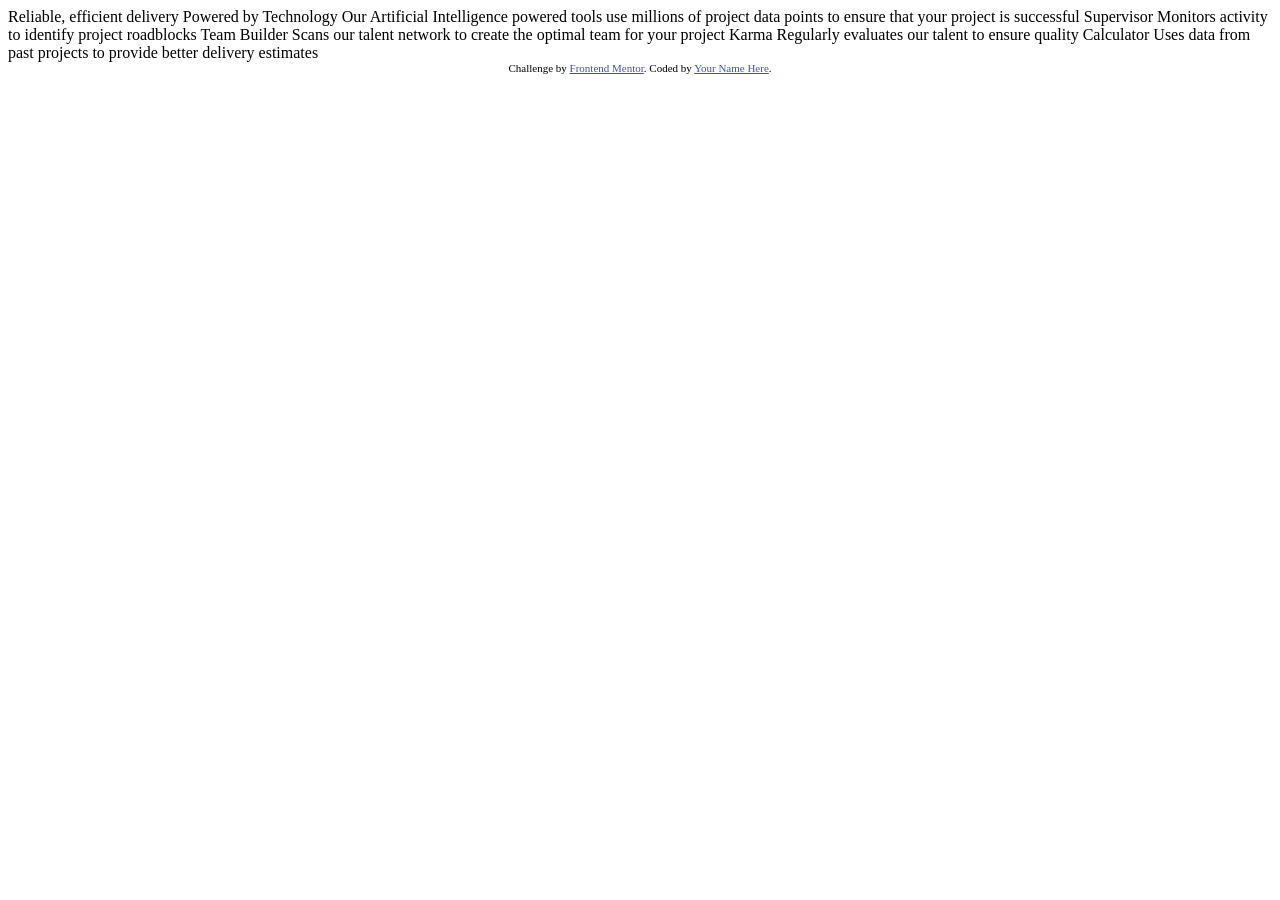
<file: challenge/index.html>
<!DOCTYPE html>
<html lang="en">
<head>
  <meta charset="UTF-8">
  <meta name="viewport" content="width=device-width, initial-scale=1.0"> <!-- displays site properly based on user's device -->

  <link rel="icon" type="image/png" sizes="32x32" href="./images/favicon-32x32.png">
  
  <title>Frontend Mentor | Four card feature section</title>

  <!-- Feel free to remove these styles or customise in your own stylesheet 👍 -->
  <style>
    .attribution { font-size: 0.6875rem; text-align: center; }
    .attribution a { color: hsl(228, 45%, 44%); }
  </style>
</head>
<body>
  
  Reliable, efficient delivery
  Powered by Technology

  Our Artificial Intelligence powered tools use millions of project data points 
  to ensure that your project is successful

  Supervisor
  Monitors activity to identify project roadblocks

  Team Builder
  Scans our talent network to create the optimal team for your project

  Karma
  Regularly evaluates our talent to ensure quality

  Calculator
  Uses data from past projects to provide better delivery estimates

  
      <footer class="attribution">
      Challenge by <a href="https://www.frontendmentor.io?ref=challenge">Frontend Mentor</a>. 
      Coded by <a href="#">Your Name Here</a>.
    </footer>
</body>
</html>
</file>
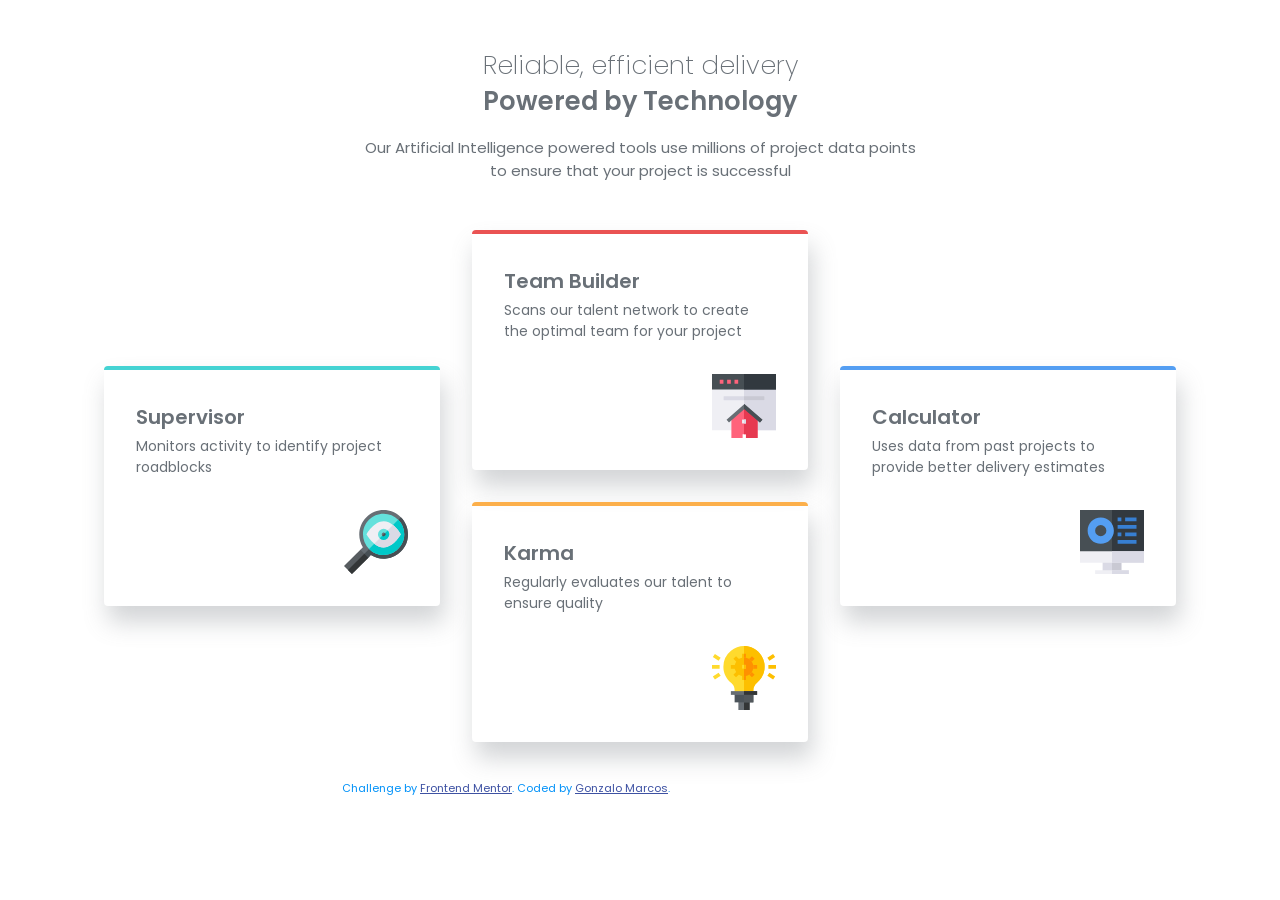
<file: code/index.html>
<!DOCTYPE html>
<html lang="en">
<head>
    <meta charset="UTF-8">
    <meta name="viewport" content="width=device-width, initial-scale=1.0">
    <link rel="stylesheet" href="css/style.css">
    <title>Frontend Mentor | Four card feature section</title>
</head>
<body>
    <header class="header">
        <h1>Reliable, efficient delivery<br><span>Powered by Technology</span></h1>
        <p>Our Artificial Intelligence powered tools use millions of project data points to ensure that your project is successful</p>
    </header>
    <main class="cards-container">
        <article class="card">
            <h2>Supervisor</h2>
            <p>Monitors activity to identify project roadblocks</p>
            <div class="card-icon">
                <img src="images/icon-supervisor.svg" alt="">
            </div>
        </article>
        <article class="card">
            <h2>Team Builder</h2>
            <p>Scans our talent network to create the optimal team for your project</p>
            <div class="card-icon">
                <img src="images/icon-team-builder.svg" alt="">
            </div>
        </article>
        <article class="card">
            <h2>Karma</h2>
            <p>Regularly evaluates our talent to ensure quality</p>
            <div class="card-icon">
                <img src="images/icon-karma.svg" alt="">
            </div>
        </article>
        <article class="card">
            <h2>Calculator</h2>
            <p>Uses data from past projects to provide better delivery estimates</p>
            <div class="card-icon">
                <img src="images/icon-calculator.svg" alt="">
            </div>
        </article>
    </main>
    <footer class="attribution">
        <p>
            Challenge by  <a href="https://www.frontendmentor.io/learning-paths/building-responsive-layouts--z1qCXVqkD/challenge/65e71e1c17e502f0b6ce64b2/start" target="_blank">Frontend Mentor</a>. 
            Coded by  <a href="https://www.frontendmentor.io/profile/gmansoain" target="_blank">Gonzalo Marcos</a>.
        </p>
    </footer>
</body>
</html>
</file>
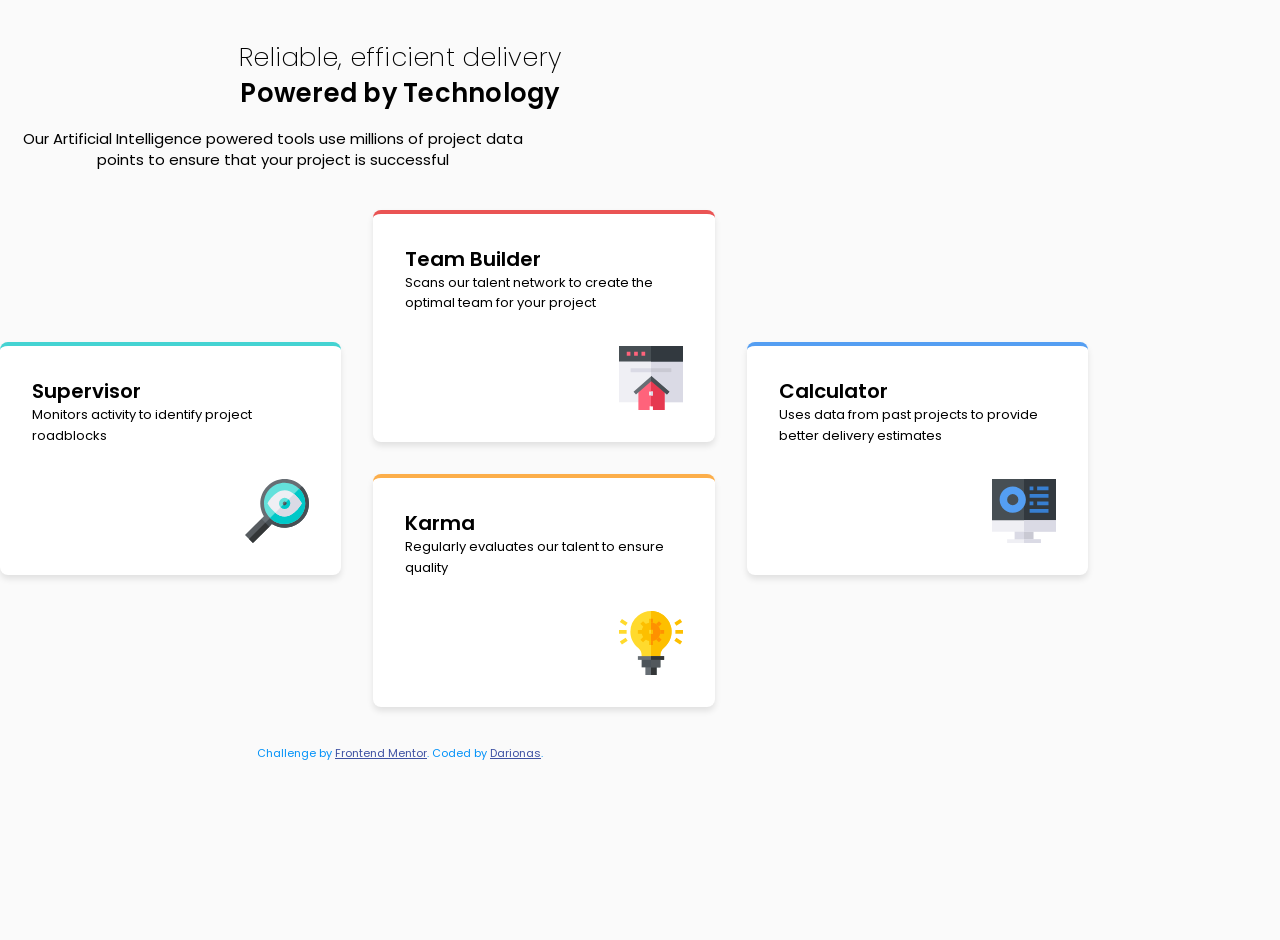
<file: peer review/index.html>
<!DOCTYPE html>
<html lang="en">
<head>
  <meta charset="UTF-8">
  <meta name="viewport" content="width=device-width, initial-scale=1.0">
  <link rel="icon" type="image/png" sizes="32x32" href="./images/favicon-32x32.png">
  <title>Frontend Mentor | Four card feature section</title>
  <link rel="preconnect" href="https://fonts.googleapis.com">
  <link rel="preconnect" href="https://fonts.gstatic.com" crossorigin>
  <link href="https://fonts.googleapis.com/css2?family=Poppins:ital,wght@0,100;0,200;0,300;0,400;0,500;0,600;0,700;0,800;0,900;1,100;1,200;1,300;1,400;1,500;1,600;1,700;1,800;1,900&display=swap" rel="stylesheet">
  <link rel="stylesheet" href="reset.css">
  <link rel="stylesheet" href="styles.css">
  <link rel="stylesheet" href="FM_part.css">
</head>
<body>
    <header class="header container">
        <h1 class="title text-preset-2">Reliable, efficient delivery</h1>
        <p class="subtitle text-preset-1">Powered by Technology</p>
        <p class="description text-preset-4">Our Artificial Intelligence powered tools use millions of project data points to ensure that your project is successful</p>
    </header>
    <main class="main container">
        <section class="features">
            <article class="feature feature--supervisor grid-col-span-2">
                <h2 class="text-preset-3">Supervisor</h2>
                <p class="text-preset-5">Monitors activity to identify project roadblocks</p>
                <img class="feature-icon" src="./images/icon-supervisor.svg" alt="">
            </article>
            <article class="feature feature--team-builder grid-col-span-2">
                <h2 class="text-preset-3">Team Builder</h2>
                <p class="text-preset-5">Scans our talent network to create the optimal team for your project</p>
                <img class="feature-icon" src="./images/icon-team-builder.svg" alt="">
            </article>
            <article class="feature feature--karma grid-col-span-2">
                <h2 class="text-preset-3">Karma</h2>
                <p class="text-preset-5">Regularly evaluates our talent to ensure quality</p>
                <img class="feature-icon" src="./images/icon-karma.svg" alt="">
            </article>
            <article class="feature feature--calculator grid-col-span-2">
                <h2 class="text-preset-3">Calculator</h2>
                <p class="text-preset-5">Uses data from past projects to provide better delivery estimates</p>
                <img class="feature-icon" src="./images/icon-calculator.svg" alt="">
            </article>
        </section>
    </main>  
    <footer class="attribution container">
        Challenge by <a href="https://www.frontendmentor.io?ref=challenge" target="_blank">Frontend Mentor</a>. 
        Coded by <a href="https://www.frontendmentor.io/profile/Darionas">Darionas</a>.
    </footer>
</body>
</html>
</file>
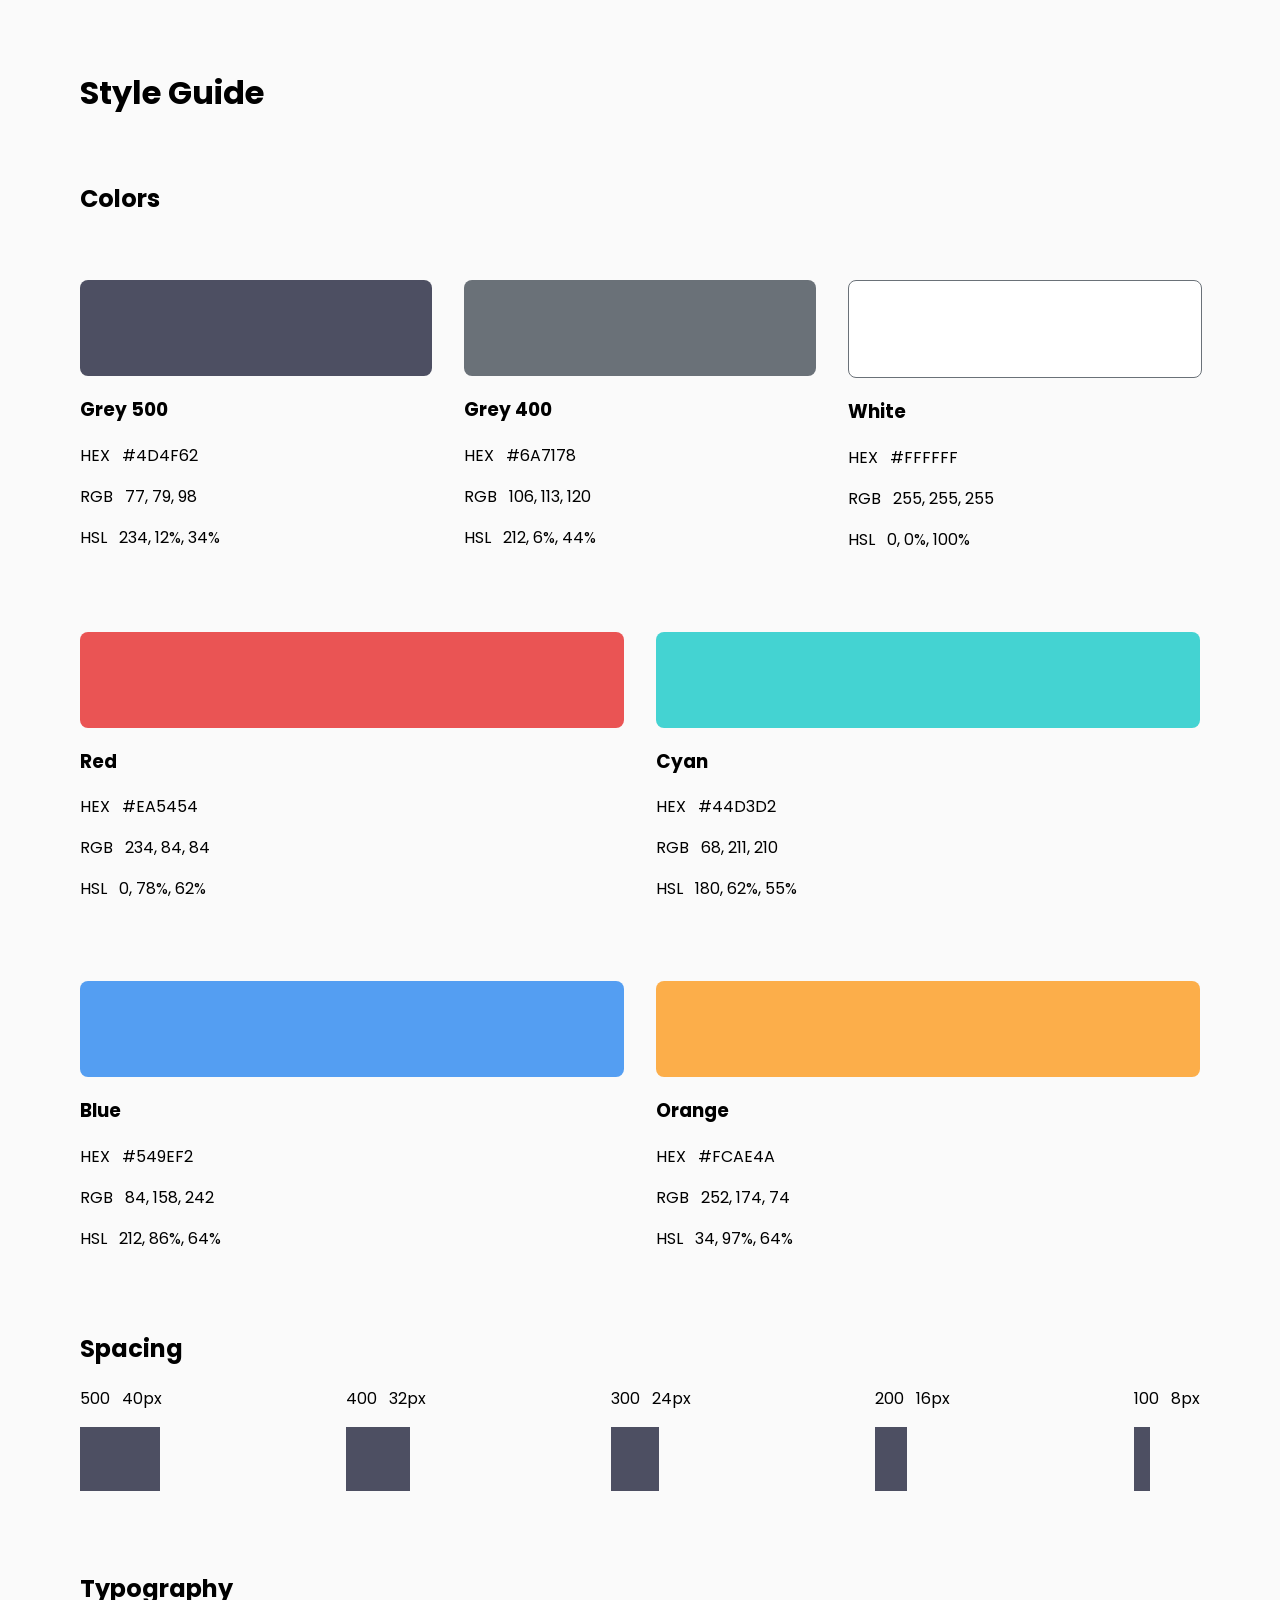
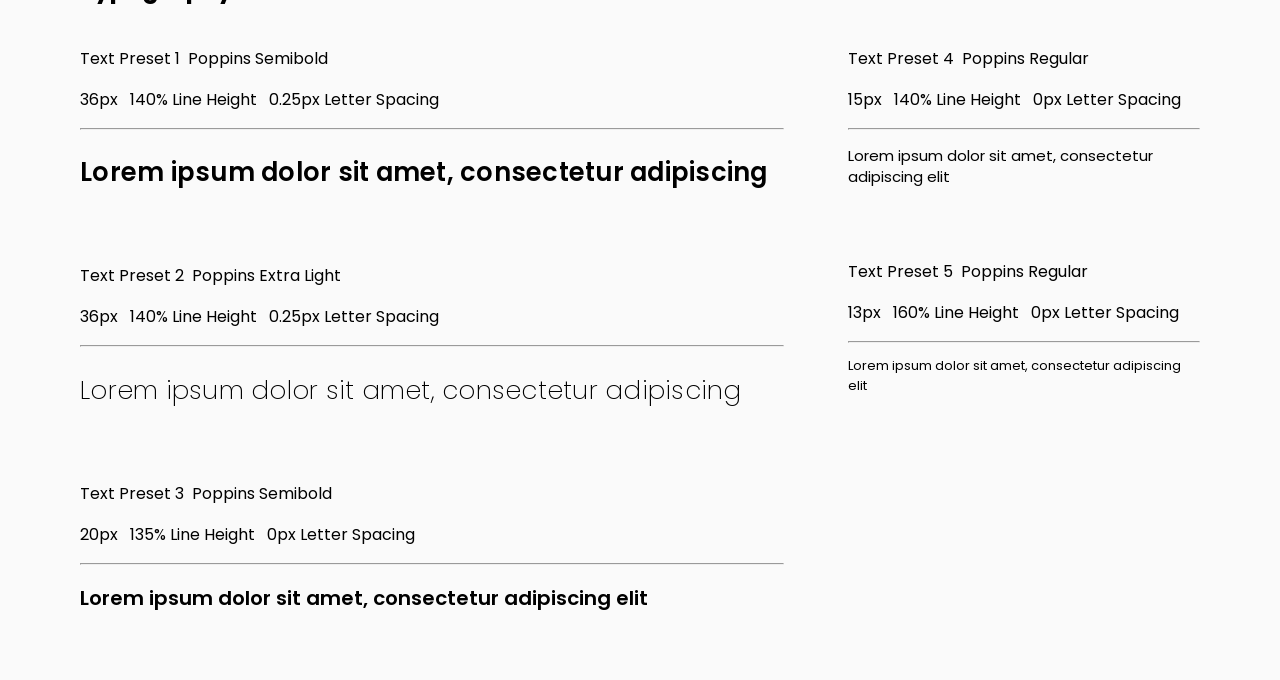
<file: peer review/design_systen.html>
<!DOCTYPE html>
<html lang="en">
<head>
    <meta charset="UTF-8">
    <meta name="viewport" content="width=device-width, initial-scale=1.0">
    <title>Design System</title>
    <link rel="preconnect" href="https://fonts.googleapis.com">
    <link rel="preconnect" href="https://fonts.gstatic.com" crossorigin>
    <link href="https://fonts.googleapis.com/css2?family=Poppins:ital,wght@0,100;0,200;0,300;0,400;0,500;0,600;0,700;0,800;0,900;1,100;1,200;1,300;1,400;1,500;1,600;1,700;1,800;1,900&display=swap" rel="stylesheet">   
    <link rel="stylesheet" href="styles.css">
    <style>
        body {
            padding: 3rem 5rem;
            margin: 0;
        }

        .neutral__colors {
            display: flex;
            gap: 2em;
            flex-wrap: wrap;
            justify-content: space-between;
        }

        .wrapper {
            flex: 1;
        }

        .neutral__colors--container {
            width: 100%;
            height: 6em;
            border-radius: 0.5rem;
        }

        .grey-500 {
            background-color: var(--clr-grey-500);
        }
        .grey-400 {
            background-color: var(--clr-grey-400);
        }

        .white {
            background-color: var(--clr-white);
            border: 1px solid var(--clr-grey-400);
        }

        .colors__section, 
        .neutral__colors, 
        .primary__colors,
        .typography__section,
        .spacing__section {
            margin-block-start: 4em;
        }

         .primary__colors {
            display: flex;
            gap: 2em;
            flex-wrap: wrap;
            justify-content: space-between;
        }
        
        .primary__colors--container {
            width: 100%;
            height: 6em;
            border-radius: 0.5rem;
        }

        .red {
            background-color: var(--clr-red);
        }

        .cyan {
            background-color: var(--clr-cyan);
        }

        .blue {
            background-color: var(--clr-blue);
        }

        .orange {
            background-color: var(--clr-orange);
        }

        .space__container {
            display: flex;
            gap: 2em;
            flex-wrap: wrap;
            justify-content: space-between;
        }

        .spacing-500 {
            width: 0;
            height: 4em;
            background-color: var(--clr-grey-500);
            padding-inline: var(--spacing-500);
        }
        .spacing-400 {
            width: 0;
            height: 4em;
            background-color: var(--clr-grey-500);
            padding-inline: var(--spacing-400);
        }
        .spacing-300 {
            width: 0;
            height: 4em;
            background-color: var(--clr-grey-500);
            padding-inline: var(--spacing-300);
        }
        .spacing-200 {
            width: 0;
            height: 4em;
            background-color: var(--clr-grey-500);
            padding-inline: var(--spacing-200);
        }
        .spacing-100 {
            width: 0;
            height: 4em;
            background-color: var(--clr-grey-500);
            padding-inline: var(--spacing-100);
        }

        .typography__section--container {
            display: grid;
            grid-template-columns: 2fr 1fr;
            gap: 4em;
            margin-block-start: 2.5em;
        }

        .text-data + .text-data {
            margin-block-start: 4.5em;
        }

    </style>
</head>
<body>
    <header>
        <h1>Style Guide</h1>
    </header>
    <main>
        <!-- Colors Section -->
        <section class="colors__section">
            <h2>Colors</h2>
            <div class="neutral__colors">
                <div class="wrapper">
                    <div class="grey-500 neutral__colors--container"></div>
                    <h3>Grey 500</h3>
                    <div>
                        <p><span>HEX</span> &nbsp; #4D4F62</p>
                        <p><span>RGB</span> &nbsp; 77, 79, 98</p>
                        <p><span>HSL</span> &nbsp; 234, 12%, 34%</p>
                    </div>
                </div>
                <div class="wrapper">
                    <div class="grey-400 neutral__colors--container"></div>
                    <h3>Grey 400</h3>
                    <div>
                        <p><span>HEX</span> &nbsp; #6A7178</p>
                        <p><span>RGB</span> &nbsp; 106, 113, 120</p>
                        <p><span>HSL</span> &nbsp; 212, 6%, 44%</p>
                    </div>
                </div>
                <div class="wrapper">
                    <div class="white neutral__colors--container"></div>
                    <h3>White</h3>
                    <div>
                        <p><span>HEX</span> &nbsp; #FFFFFF</p>
                        <p><span>RGB</span> &nbsp; 255, 255, 255</p>
                        <p><span>HSL</span> &nbsp; 0, 0%, 100%</p>
                    </div>
                </div>
            </div>
            <div class="primary__colors">
                <div class="wrapper">
                    <div class="red primary__colors--container"></div>
                    <h3>Red</h3>
                    <div>
                        <p><span>HEX</span> &nbsp; #EA5454</p>
                        <p><span>RGB</span> &nbsp; 234, 84, 84</p>
                        <p><span>HSL</span> &nbsp; 0, 78%, 62%</p>
                    </div>
                </div>
                <div class="wrapper">
                    <div class="cyan primary__colors--container"></div>
                    <h3>Cyan</h3>
                    <div>
                        <p><span>HEX</span> &nbsp; #44D3D2</p>
                        <p><span>RGB</span> &nbsp; 68, 211, 210</p>
                        <p><span>HSL</span> &nbsp; 180, 62%, 55%</p>
                    </div>
                </div>
            </div>
            <div class="primary__colors">
                <div class="wrapper">
                    <div class="blue primary__colors--container"></div>
                    <h3>Blue</h3>
                    <div>
                        <p><span>HEX</span> &nbsp; #549EF2</p>
                        <p><span>RGB</span> &nbsp; 84, 158, 242</p>
                        <p><span>HSL</span> &nbsp; 212, 86%, 64%</p>
                    </div>
                </div>
                <div class="wrapper">
                    <div class="orange primary__colors--container"></div>
                    <h3>Orange</h3>
                    <div>
                        <p><span>HEX</span> &nbsp; #FCAE4A</p>
                        <p><span>RGB</span> &nbsp; 252, 174, 74</p>
                        <p><span>HSL</span> &nbsp; 34, 97%, 64%</p>
                    </div>
                </div>
            </div>
        </section>  

        <!-- Spacing Section -->
        <section class="spacing__section">
            <h2>Spacing</h2>
            <div class="space__container">
                <div>
                    <span>500</span> &nbsp; <span>40px</span>
                    <p class="spacing-500"></p>
                 </div>
                <div>
                    <span>400</span> &nbsp; <span>32px</span>
                    <p class="spacing-400"></p>
                </div>
                <div>
                    <span>300</span> &nbsp; <span>24px</span>
                    <p class="spacing-300"></p>
                </div>
                <div>
                    <span>200</span> &nbsp; <span>16px</span>
                    <p class="spacing-200"></p>
                </div>
                <div>
                    <span>100</span> &nbsp; <span>8px</span>
                    <p class="spacing-100"></p>
                </div>
            </div>
        </section>

        <!-- Typography Section -->
        <section class="typography__section">
            <h2>Typography</h2>
            <div class="typography__section--container">
                <div>
                    <div class="text-data">
                        <span>Text Preset 1</span> &nbsp;<span>Poppins Semibold</span>
                        <p>36px &nbsp; 140% Line Height &nbsp; 0.25px Letter Spacing</p>
                        <hr>
                        <p class="text-preset-1">Lorem ipsum dolor sit amet, consectetur adipiscing</p>
                    </div>
                    <div class="text-data">
                        <span>Text Preset 2</span> &nbsp;<span>Poppins Extra Light</span>
                        <p>36px &nbsp; 140% Line Height &nbsp; 0.25px Letter Spacing</p>
                        <hr>
                        <p class="text-preset-2">Lorem ipsum dolor sit amet, consectetur adipiscing</p>
                    </div>
                    <div class="text-data">
                        <span>Text Preset 3</span> &nbsp;<span>Poppins Semibold</span>
                        <p>20px &nbsp; 135% Line Height &nbsp; 0px Letter Spacing</p>
                        <hr>
                        <p class="text-preset-3">Lorem ipsum dolor sit amet, consectetur adipiscing elit</p>
                    </div>
                </div>
                <div>
                    <div class="text-data">
                        <span>Text Preset 4</span> &nbsp;<span>Poppins Regular</span>
                        <p>15px &nbsp; 140% Line Height &nbsp; 0px Letter Spacing</p>
                        <hr>
                        <p class="text-preset-4">Lorem ipsum dolor sit amet, consectetur adipiscing elit</p>
                    </div>
                    <div class="text-data">
                        <span>Text Preset 5</span> &nbsp;<span>Poppins Regular</span>
                        <p>13px &nbsp; 160% Line Height &nbsp; 0px Letter Spacing</p>
                        <hr>
                        <p class="text-preset-5">Lorem ipsum dolor sit amet, consectetur adipiscing elit</p>
                    </div>
                </div>
            </div>
        </section>
    </main>
</body>
</html>
</file>
<file: code/css/style.css>
/* FONT SIZE SYSTEM (1rem = 16px)
0.625rem / 0.75rem / 0.875rem / 1rem / 1.125rem /
1.25rem / 1.5rem / 1.875rem / 2.25rem / 2.75rem /
3.25rem / 3.875rem / 4.625rem / 5.375rem / 6.125rem */

/* SPACING SYSTEM (1rem = 16px)
0.125rem / 0.25rem / 0.5rem / 0.75rem / 1rem / 1.5rem /
2rem / 3rem / 4rem / 5rem / 6rem / 8rem */


:root {
    /* COLORS */
    --color-primary-red: hsl(0, 78%, 62%);
    --color-primary-cyan: hsl(180, 62%, 55%);
    --color-primary-orange: hsl(34, 97%, 64%);
    --color-primary-blue: hsl(212, 86%, 64%);

    --color-neutral-grey-500: hsl(234, 12%, 34%);
    --color-neutral-grey-400: hsl(210, 6%, 44%);
    --color-neutral-white: hsl(0, 0%, 100%);

}

/* FONTS */
/* poppins-200 - latin */
@font-face {
  font-display: swap; /* Check https://developer.mozilla.org/en-US/docs/Web/CSS/@font-face/font-display for other options. */
  font-family: 'Poppins';
  font-style: normal;
  font-weight: 200;
  src: url('../fonts/poppins-v24-latin-200.woff2') format('woff2'); /* Chrome 36+, Opera 23+, Firefox 39+, Safari 12+, iOS 10+ */
}
/* poppins-regular - latin */
@font-face {
  font-display: swap; /* Check https://developer.mozilla.org/en-US/docs/Web/CSS/@font-face/font-display for other options. */
  font-family: 'Poppins';
  font-style: normal;
  font-weight: 400;
  src: url('../fonts/poppins-v24-latin-regular.woff2') format('woff2'); /* Chrome 36+, Opera 23+, Firefox 39+, Safari 12+, iOS 10+ */
}
/* poppins-600 - latin */
@font-face {
  font-display: swap; /* Check https://developer.mozilla.org/en-US/docs/Web/CSS/@font-face/font-display for other options. */
  font-family: 'Poppins';
  font-style: normal;
  font-weight: 600;
  src: url('../fonts/poppins-v24-latin-600.woff2') format('woff2'); /* Chrome 36+, Opera 23+, Firefox 39+, Safari 12+, iOS 10+ */
}


* {
    margin: 0;
    padding: 0;
    box-sizing: border-box;
}

body {
    background-color: var(--color-neutral-white);
    padding: 3rem 1.5rem;
    font-size: 15px;
    font-family: 'Poppins', sans-serif;
    color: var(--color-neutral-grey-400);
}

.header {
    max-width: 35rem;
    margin: 0 auto 3rem auto;
}

.header h1 {
    font-size: 1.6rem;
    font-weight: 200;
    margin-bottom: 1rem;
    line-height: 1.4;
    text-align: center;
}

.header h1 span {
    font-weight: 600;
}

.header p {
    text-align: center;
}

.cards-container {
    display: grid;
    grid-template-columns: 1fr;
    gap: 2rem;
    align-items: center;
}

.card {
    width: 100%;
    max-width: 28rem;
    margin: 0 auto;
    padding: 2rem;
    border-top: 0.25rem solid;
    box-shadow: 0.25rem 1rem 1.5rem 0 rgba(105, 112, 119, 0.3);
    border-radius: 0.25rem;
}

.card:nth-child(1) {
    border-top-color: var(--color-primary-cyan);
}

.card:nth-child(2) {
    border-top-color: var(--color-primary-red);
}

.card:nth-child(3) {
    border-top-color: var(--color-primary-orange);
}

.card:nth-child(4) {
    border-top-color: var(--color-primary-blue);
}

.card h2 {
    font-size: 1.25rem;
    font-weight: 600;
    margin-bottom: 0.25rem;
}

.card p {
    font-size: 0.875rem;
    margin-bottom: 2rem;
}

.card-icon {
    display: flex;
    justify-content: flex-end;
    align-items: center;
}

.attribution {
    padding: 4rem 0;
    display: flex;
    justify-content: center;
    align-items: center;
}

/* FOOTER */

.attribution { 
    font-size: 0.6875rem;
    margin-block-start: 3em;
    padding: .5em;
    text-align: center;
    color: rgb(3, 146, 248);
    width: 75%;
    align-self: center;
    justify-self: center;
}

.attribution a { color: hsl(228, 45%, 44%); }


@media (min-width: 48rem) {
    body {
        width: 100%;
        max-width: 70rem;
        margin: 0 auto;
    }

    .cards-container {
        display: grid;
        grid-template-columns: 1fr 1fr 1fr;
        gap: 2rem;
    }

    .card:nth-child(1) {
        grid-row: 1 / 3;
    }

    .card:nth-child(2) {
        grid-row: 1 / 2;
    }

    .card:nth-child(3) {
        grid-row: 2 / 3;
    }

    .card:nth-child(4) {
        grid-row: 1 / 3;
    }

}
</file>
<file: peer review/styles.css>
:root {
    /* colors */
    /* colors neutral */
    --clr-grey-500: #4D4F62;
    --clr-grey-400: #6A7178;
    --clr-white: #FFFFFF;

    /* colors primary */
    --clr-red: #EA5454;
    --clr-cyan: #44D3D2;
    --clr-blue: #549EF2;
    --clr-orange: #FCAE4A;

    /* spacing */
    --spacing-500: 2.5rem; /*40px*/
    --spacing-400: 2rem;   /*32px*/
    --spacing-300: 1.5rem; /*24px*/
    --spacing-200: 1rem;   /*16px*/
    --spacing-100: 0.5rem; /*8px*/
}

/* Typography */

body {
  font-family: "Poppins", sans-serif;
  background-color: #fafafa;
}

.text-preset-1 {
    font-size: clamp(1.3rem, 2vw, 2.25rem);
    font-weight: 600;
    line-height: 140%;
    letter-spacing: 0.25px;
}

.text-preset-2 {
    font-size: clamp(1.3rem, 2vw, 2.25rem);
    font-weight: 200;
    line-height: 140%;
    letter-spacing: 0.25px;
}

.text-preset-3 {
    font-size: 1.25rem;
    font-weight: 600;
    line-height: 135%;
    letter-spacing: 0px;
}

.text-preset-4 {
    font-size: 0.9375rem;
    font-weight: 400;
    line-height: 140%;
    letter-spacing: 0px;
}

.text-preset-5 {
    font-size: 0.8125rem;
    font-weight: 400;
    line-height: 160%;
    letter-spacing: 0px;
}

.container {
    width: 85%;
    max-width: 800px;
    justify-self: center;
    justify-items: center;
}

.header {
    text-align: center;
    margin-block-start: var(--spacing-500);
}

.description {
    margin-block-start: var(--spacing-200);
    max-width: 545px;
}

.main {
    margin-block-start: var(--spacing-500);
    /* border: 2px solid var(--clr-grey-500); */
}

.features {
    display: grid;
    gap: var(--spacing-400);
}

.feature {
    padding: var(--spacing-400);
    background-color: var(--clr-white);
    box-shadow: 0 4px 6px rgba(0, 0, 0, 0.1);
    border-radius: 8px;
    /* border: 2px solid var(--clr-grey-500); */
}

.feature--supervisor {
    border-top: 4px solid var(--clr-cyan);
}

.feature--team-builder {
    border-top: 4px solid var(--clr-red);
}

.feature--karma {
    border-top: 4px solid var(--clr-orange);
}

.feature--calculator {
    border-top: 4px solid var(--clr-blue);
}   

.feature-icon {
    margin-block-start: var(--spacing-400);
    margin-left: auto;
}

/* Tablet */
@media (min-width: 41rem) {
    .main.container {
        max-width: 1100px;
    }

    .features {
        grid-template-columns: repeat(4, 1fr);
    }

    .grid-col-span-2 {
        grid-column: span 2;
    }

    .feature--team-builder {
        grid-column: 2/4;
        grid-row: 1;
    }

    .feature--calculator {
        grid-column: 2/4;
        grid-row: 3;
    }
}

/* Desktop */
@media (min-width: 48rem) {

    .features {
        grid-template-columns: repeat(3, 1fr);
        grid-template-rows: repeat(4, 1fr);
    }

    .feature--team-builder {
        grid-column: 2/3;
        grid-row: 1/3;
    }

    .feature--supervisor {
        grid-column: 1/2;
        grid-row: 2/4;
    }

    .feature--calculator {
        grid-column: 3/4;
        grid-row: 2/4;
    }

    .feature--karma {
        grid-column: 2/3;
        grid-row: 3/5;
    }
}
</file>
<file: peer review/FM_part.css>
/* Frontend Mentor part*/
.attribution { 
    font-size: 0.6875rem;
    position: relative;
    bottom: 0;
    margin-block-start: 3em;
    padding: .5em;
    text-align: center;
    color: rgb(3, 146, 248);
    width: 75%;
    align-self: center;
    justify-self: center;
}

.attribution a { color: hsl(228, 45%, 44%); }
/*-------------------------------------------------*/
</file>
